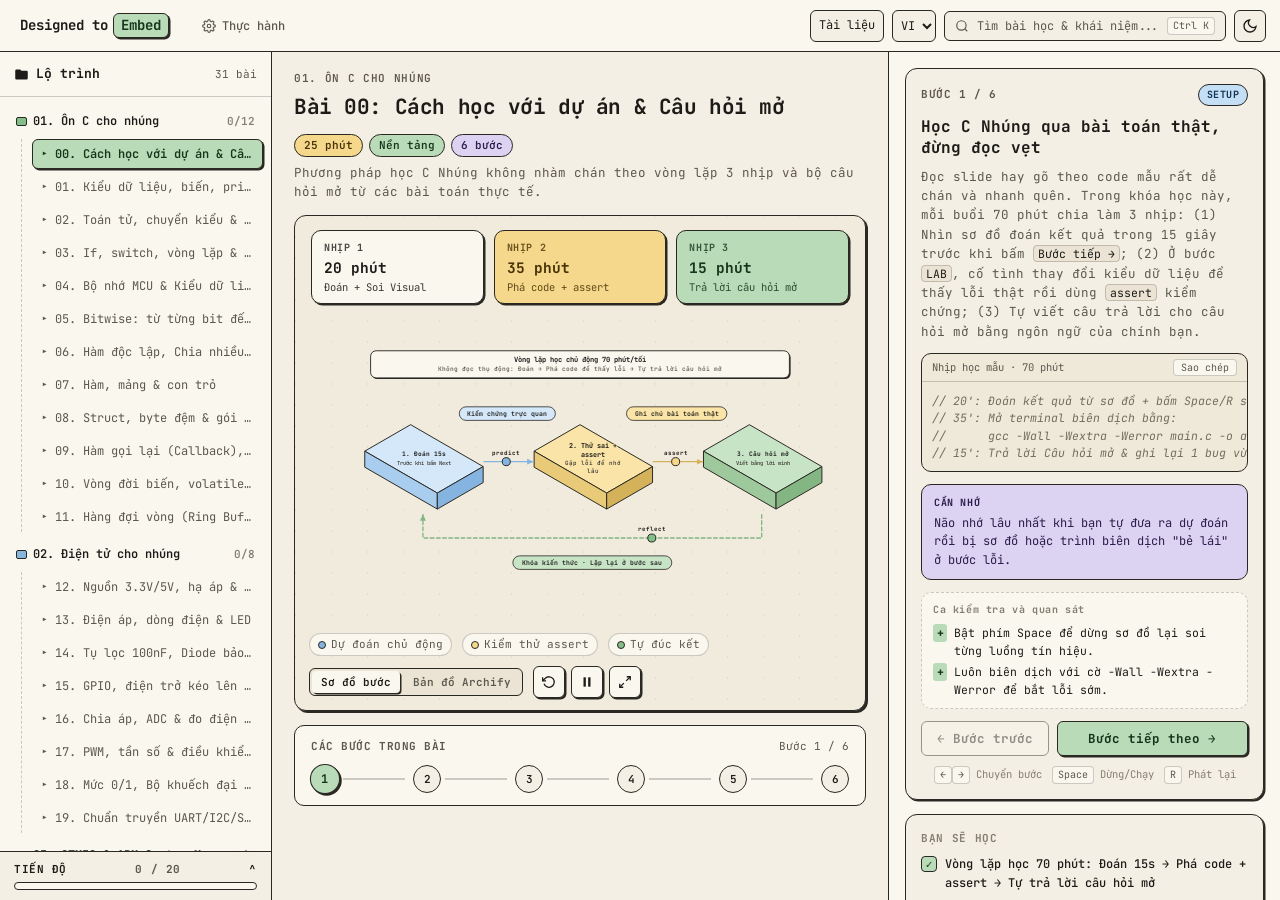
<file: index.html>
<!DOCTYPE html>
<html lang="vi" data-theme="light">
<head>
  <meta charset="UTF-8" />
  <meta name="viewport" content="width=device-width, initial-scale=1.0" />
  <title>Designed to Embed — Ôn C cho nhúng và điện tử</title>
  <link rel="preconnect" href="https://fonts.googleapis.com" />
  <link rel="preconnect" href="https://fonts.gstatic.com" crossorigin />
  <link href="https://fonts.googleapis.com/css2?family=JetBrains+Mono:ital,wght@0,400;0,500;0,600;0,700;1,400&display=swap" rel="stylesheet" />
  <link rel="stylesheet" href="styles.css" />
</head>
<body>
  <div class="app-shell">
    <!-- Top Utility Bar -->
    <header class="topbar">
      <div class="topbar-left">
        <button id="btn-toggle-sidebar" class="icon-btn mobile-only" aria-label="Mở danh sách bài học" data-en-aria-label="Open lesson list" title="Danh sách bài học" data-en-title="Lesson list">
          <svg width="18" height="18" viewBox="0 0 24 24" fill="none" stroke="currentColor" stroke-width="2"><line x1="3" y1="6" x2="21" y2="6"/><line x1="3" y1="12" x2="21" y2="12"/><line x1="3" y1="18" x2="21" y2="18"/></svg>
        </button>
        <a href="#top" class="brand" id="brand-home" aria-label="Designed to Embed">
          <span class="brand-prefix">Designed to</span>
          <span class="brand-highlight">Embed</span>
        </a>
        <nav class="mode-tabs" aria-label="Chế độ học" data-en-aria-label="Study mode">
          <button class="mode-tab" data-mode="practice" aria-label="Thực hành" data-en-aria-label="Practice">
            <svg width="14" height="14" viewBox="0 0 24 24" fill="none" stroke="currentColor" stroke-width="2"><circle cx="12" cy="12" r="3"/><path d="M19.4 15a1.65 1.65 0 0 0 .33 1.82l.06.06a2 2 0 1 1-2.83 2.83l-.06-.06a1.65 1.65 0 0 0-1.82-.33 1.65 1.65 0 0 0-1 1.51V21a2 2 0 0 1-4 0v-.09A1.65 1.65 0 0 0 9 19.4a1.65 1.65 0 0 0-1.82.33l-.06.06a2 2 0 1 1-2.83-2.83l.06-.06a1.65 1.65 0 0 0 .33-1.82 1.65 1.65 0 0 0-1.51-1H3a2 2 0 0 1 0-4h.09A1.65 1.65 0 0 0 4.6 9a1.65 1.65 0 0 0-.33-1.82l-.06-.06a2 2 0 1 1 2.83-2.83l.06.06a1.65 1.65 0 0 0 1.82.33H9a1.65 1.65 0 0 0 1-1.51V3a2 2 0 0 1 4 0v.09a1.65 1.65 0 0 0 1 1.51 1.65 1.65 0 0 0 1.82-.33l.06-.06a2 2 0 1 1 2.83 2.83l-.06.06a1.65 1.65 0 0 0-.33 1.82V9c.26.6.85 1 1.51 1H21a2 2 0 0 1 0 4h-.09a1.65 1.65 0 0 0-1.51 1z"/></svg>
            <span data-en="Practice">Thực hành</span>
          </button>
        </nav>
      </div>

      <div class="topbar-right">
        <a class="resource-jump" href="#lesson-resources" id="resource-jump" data-en="Resources">Tài liệu</a>
        <select id="course-lang" aria-label="Ngôn ngữ khóa học" data-en-aria-label="Course language">
          <option value="vi" lang="vi" label="VI">Tiếng Việt</option>
          <option value="en" lang="en" label="EN">English</option>
        </select>
        <button id="btn-search" class="search-trigger" aria-label="Tìm kiếm bài học và khái niệm" data-en-aria-label="Search lessons and concepts">
          <svg width="14" height="14" viewBox="0 0 24 24" fill="none" stroke="currentColor" stroke-width="2"><circle cx="11" cy="11" r="8"/><line x1="21" y1="21" x2="16.65" y2="16.65"/></svg>
          <span class="search-placeholder" data-en="Find lessons &amp; concepts...">Tìm bài học &amp; khái niệm...</span>
          <kbd>Ctrl K</kbd>
        </button>

        <button id="btn-theme" class="icon-btn" aria-label="Đổi giao diện Sáng / Tối" data-en-aria-label="Switch light/dark theme" title="Đổi giao diện Sáng / Tối" data-en-title="Switch light/dark theme">
          <svg class="icon-moon" width="16" height="16" viewBox="0 0 24 24" fill="none" stroke="currentColor" stroke-width="2"><path d="M21 12.79A9 9 0 1 1 11.21 3 7 7 0 0 0 21 12.79z"/></svg>
          <svg class="icon-sun" width="16" height="16" viewBox="0 0 24 24" fill="none" stroke="currentColor" stroke-width="2"><circle cx="12" cy="12" r="5"/><line x1="12" y1="1" x2="12" y2="3"/><line x1="12" y1="21" x2="12" y2="23"/><line x1="4.22" y1="4.22" x2="5.64" y2="5.64"/><line x1="18.36" y1="18.36" x2="19.78" y2="19.78"/><line x1="1" y1="12" x2="3" y2="12"/><line x1="21" y1="12" x2="23" y2="12"/><line x1="4.22" y1="19.78" x2="5.64" y2="18.36"/><line x1="18.36" y1="5.64" x2="19.78" y2="4.22"/></svg>
        </button>
      </div>
    </header>

    <!-- 3-Column Workspace -->
    <div class="workspace">
      <!-- Left Sidebar: Course Tree + Progress -->
      <aside id="sidebar-left" class="sidebar-left" aria-label="Lộ trình khóa học" data-en-aria-label="Course outline">
        <div class="sidebar-header">
          <div class="sidebar-title">
            <svg width="15" height="15" viewBox="0 0 24 24" fill="currentColor"><path d="M10 4H4c-1.1 0-2 .9-2 2v12c0 1.1.9 2 2 2h16c1.1 0 2-.9 2-2V8c0-1.1-.9-2-2-2h-8l-2-2z"/></svg>
            <span data-en="Course outline">Lộ trình</span>
          </div>
          <span class="sidebar-count" id="course-lesson-count"></span>
          <button id="btn-close-sidebar" class="icon-btn mobile-only" aria-label="Đóng menu" data-en-aria-label="Close menu">✕</button>
        </div>

        <div class="course-tree" id="course-tree"></div>

        <!-- Bottom Progress Drawer -->
        <div class="progress-panel" id="progress-panel">
          <button class="progress-toggle" id="btn-progress-toggle" aria-expanded="false">
            <span class="progress-label" data-en="PROGRESS">TIẾN ĐỘ</span>
            <span class="progress-ratio" id="progress-ratio"></span>
            <span class="progress-chevron">^</span>
          </button>
          <div class="progress-bar-track">
            <div class="progress-bar-fill" id="progress-bar-fill" style="width: 0%"></div>
          </div>
          <div class="progress-breakdown" id="progress-breakdown"></div>
        </div>
      </aside>

      <!-- Center Stage -->
      <main class="stage-col" id="main-stage">
        <div class="lesson-header">
          <div class="lesson-breadcrumb" id="lesson-breadcrumb">01. C Nhúng Cốt Lõi</div>
          <div class="lesson-title-row">
            <h1 id="lesson-title">Bộ nhớ Vi điều khiển &amp; Kiểu dữ liệu</h1>
            <div class="lesson-pills">
              <span class="meta-pill pill-amber" id="pill-duration">15 phút</span>
              <span class="meta-pill pill-green" id="pill-level">Cơ bản</span>
              <span class="meta-pill pill-lavender" id="pill-steps">10 bước</span>
            </div>
          </div>
          <p class="lesson-subtitle" id="lesson-subtitle"></p>
        </div>

        <!-- Interactive Isometric Stage -->
        <section class="diagram-stage" id="diagram-stage" aria-label="Sơ đồ minh họa bài học" data-en-aria-label="Lesson diagram">
          <div class="iso-grid-bg" aria-hidden="true"></div>

          <!-- Top Floating Telemetry KPI Cards -->
          <div class="kpi-strip" id="kpi-strip"></div>

          <!-- Dynamic SVG Isometric Scene -->
          <div class="svg-viewport" id="svg-viewport">
            <svg id="iso-svg" viewBox="0 0 880 430" preserveAspectRatio="xMidYMid meet" role="img" aria-label="Mô phỏng kiến trúc bộ nhớ và dữ liệu vi điều khiển"></svg>
          </div>

          <!-- Embedded Archify Interactive Map -->
          <div class="archify-viewport hidden" id="archify-viewport">
            <iframe id="archify-frame" title="Bản đồ kiến trúc Archify" data-en-title="Archify architecture diagram" loading="lazy"></iframe>
          </div>

          <!-- Upcoming / Locked Lesson Overlay (shown only when user clicks an upcoming lesson) -->
          <div class="upcoming-overlay hidden" id="upcoming-overlay">
            <div class="upcoming-card">
              <span class="category-badge badge-setup" data-en="PLANNED">SẮP THIẾT KẾ</span>
              <h2 id="upcoming-title">Bài 02</h2>
              <p id="upcoming-desc"></p>
              <div class="upcoming-meta" id="upcoming-topics"></div>
              <div class="upcoming-actions">
                <button class="btn-primary" id="btn-back-to-ready" data-en="Back to current lesson">Quay lại bài đang học</button>
              </div>
            </div>
          </div>

          <!-- Bottom Legend & Controls -->
          <div class="stage-footer">
            <div class="packet-legend" id="packet-legend"></div>
            <div class="stage-controls">
              <div class="stage-view-switch" role="group" aria-label="Chế độ sơ đồ" data-en-aria-label="Diagram view">
                <button class="view-pill active" id="btn-view-step" type="button" data-en="Step view">Sơ đồ bước</button>
                <button class="view-pill" id="btn-view-archify" type="button" data-en="Archify map">Bản đồ Archify</button>
                <a class="ctrl-btn ctrl-link hidden" id="btn-archify-ext" href="diagrams/c-mcu-architecture.html" target="_blank" rel="noopener" title="Mở sơ đồ Archify toàn trang" data-en-title="Open Archify diagram in new tab" aria-label="Mở sơ đồ Archify toàn trang" data-en-aria-label="Open Archify diagram in new tab">
                  <svg width="13" height="13" viewBox="0 0 24 24" fill="none" stroke="currentColor" stroke-width="2.2"><path d="M18 13v6a2 2 0 0 1-2 2H5a2 2 0 0 1-2-2V8a2 2 0 0 1 2-2h6"/><polyline points="15 3 21 3 21 9"/><line x1="10" y1="14" x2="21" y2="3"/></svg>
                </a>
              </div>
              <button class="ctrl-btn" id="btn-replay" title="Phát lại bước này (R)" data-en-title="Replay this step (R)" aria-label="Phát lại" data-en-aria-label="Replay">
                <svg width="14" height="14" viewBox="0 0 24 24" fill="none" stroke="currentColor" stroke-width="2.2"><polyline points="1 4 1 10 7 10"/><path d="M3.51 15a9 9 0 1 0 2.13-9.36L1 10"/></svg>
              </button>
              <button class="ctrl-btn" id="btn-playpause" title="Tạm dừng / Chạy (Space)" data-en-title="Play/pause (Space)" aria-label="Tạm dừng hoặc tiếp tục" data-en-aria-label="Play or pause">
                <svg class="icon-pause" width="14" height="14" viewBox="0 0 24 24" fill="currentColor"><rect x="6" y="4" width="4" height="16"/><rect x="14" y="4" width="4" height="16"/></svg>
                <svg class="icon-play hidden" width="14" height="14" viewBox="0 0 24 24" fill="currentColor"><polygon points="5 3 19 12 5 21 5 3"/></svg>
              </button>
              <button class="ctrl-btn" id="btn-fullscreen" title="Phóng to sơ đồ (F)" data-en-title="Enlarge diagram (F)" aria-label="Phóng to sơ đồ" data-en-aria-label="Enlarge diagram">
                <svg width="14" height="14" viewBox="0 0 24 24" fill="none" stroke="currentColor" stroke-width="2.2"><polyline points="15 3 21 3 21 9"/><polyline points="9 21 3 21 3 15"/><line x1="21" y1="3" x2="14" y2="10"/><line x1="3" y1="21" x2="10" y2="14"/></svg>
              </button>
            </div>
          </div>
        </section>

        <!-- Stepper Timeline -->
        <section class="timeline-card" aria-label="Tiến trình bài học" data-en-aria-label="Lesson timeline">
          <div class="timeline-meta">
            <span class="timeline-heading" data-en="Lesson steps">Các bước trong bài</span>
            <span class="timeline-counter" id="timeline-counter"></span>
          </div>
          <div class="timeline-track" id="timeline-track"></div>
        </section>
      </main>

      <!-- Right Sidebar: Narrative + Diff + Code + Checklist -->
      <aside class="sidebar-right" aria-label="Giải thích từng bước" data-en-aria-label="Step explanation">
        <div class="narrative-card">
          <div class="narrative-top">
            <span class="step-index-label" id="step-index-label"></span>
            <span class="category-badge" id="step-category-badge"></span>
          </div>

          <h2 class="step-title" id="step-title"></h2>
          <p class="step-body" id="step-body"></p>

          <!-- Embedded Code Block -->
          <div class="code-box" id="code-box">
            <div class="code-box-header">
              <span class="code-lang" id="code-lang">main.c (STM32)</span>
              <button class="copy-code-btn" id="btn-copy-code" data-en="Copy">Sao chép</button>
            </div>
            <pre><code id="step-code"></code></pre>
          </div>

          <!-- Semantic Callout -->
          <div class="callout-box" id="callout-box">
            <div class="callout-label" id="callout-label">KEY IDEA</div>
            <p class="callout-text" id="callout-text"></p>
          </div>

          <!-- WHAT CHANGED Diff List -->
          <div class="diff-box" id="diff-box">
            <div class="diff-header" data-en="Test cases and observations">Ca kiểm tra và quan sát</div>
            <ul class="diff-list" id="diff-list"></ul>
          </div>

          <!-- Open-Ended Reflection Questions -->
          <div class="open-q-box hidden" id="open-q-box"></div>

          <!-- Interactive Self-Check Quiz (on Recap / practice step) -->
          <div class="quiz-box hidden" id="quiz-box"></div>

          <!-- Step Navigation -->
          <div class="step-nav-row">
            <button class="btn-secondary" id="btn-prev-step" title="Bước trước (←)" data-en-title="Previous step (←)" data-en="← Previous step">← Bước trước</button>
            <button class="btn-primary" id="btn-next-step" title="Bước tiếp theo (→)" data-en-title="Next step (→)">Bước tiếp →</button>
          </div>

          <div class="shortcut-hints">
            <span><kbd>←</kbd><kbd>→</kbd> <span data-en="Change step">Chuyển bước</span></span>
            <span><kbd>Space</kbd> <span data-en="Play/pause">Dừng/Chạy</span></span>
            <span><kbd>R</kbd> <span data-en="Replay">Phát lại</span></span>
          </div>
        </div>

        <!-- YOU'LL LEARN Checklist -->
        <div class="learn-card">
          <div class="learn-header" data-en="YOU'LL LEARN">BẠN SẼ HỌC</div>
          <ul class="learn-list" id="learn-list"></ul>
        </div>
        <details class="learn-card lesson-resources" id="lesson-resources">
          <summary data-en="Reading and datasets">Tài liệu và dữ liệu</summary>
          <ul class="resource-list" id="resource-list"></ul>
        </details>
      </aside>
    </div>
  </div>

  <!-- Sidebar Mobile Backdrop -->
  <div class="backdrop hidden" id="sidebar-backdrop"></div>

  <!-- Search Modal (Ctrl+K) -->
  <div class="modal-backdrop hidden" id="search-modal" role="dialog" aria-modal="true" aria-label="Tìm kiếm khóa học" data-en-aria-label="Search the course">
    <div class="search-dialog">
      <div class="search-input-row">
        <svg width="16" height="16" viewBox="0 0 24 24" fill="none" stroke="currentColor" stroke-width="2"><circle cx="11" cy="11" r="8"/><line x1="21" y1="21" x2="16.65" y2="16.65"/></svg>
        <input id="search-input" type="text" aria-label="Từ khóa" data-en-aria-label="Search terms" placeholder="Tìm bài học, thanh ghi, khái niệm (vd: uint8_t, Flash, Endian)..." data-en-placeholder="Find lessons, registers, concepts (e.g. uint8_t, Flash, endian)..." autocomplete="off" />
        <button class="kbd-close" id="btn-close-search"><kbd>Esc</kbd></button>
      </div>
      <div class="search-results" id="search-results"></div>
    </div>
  </div>

  <!-- Toast Notification -->
  <div class="toast-container" id="toast-container" aria-live="polite"></div>

  <script type="module" src="src/main.js"></script>
</body>
</html>
</file>
<file: styles.css>
@import url("./src/styles/tokens.css");
@import url("./src/styles/layout.css");
@import url("./src/styles/stage.css");
@import url("./src/styles/narrative.css");
@import url("./src/styles/overlays.css");
</file>
